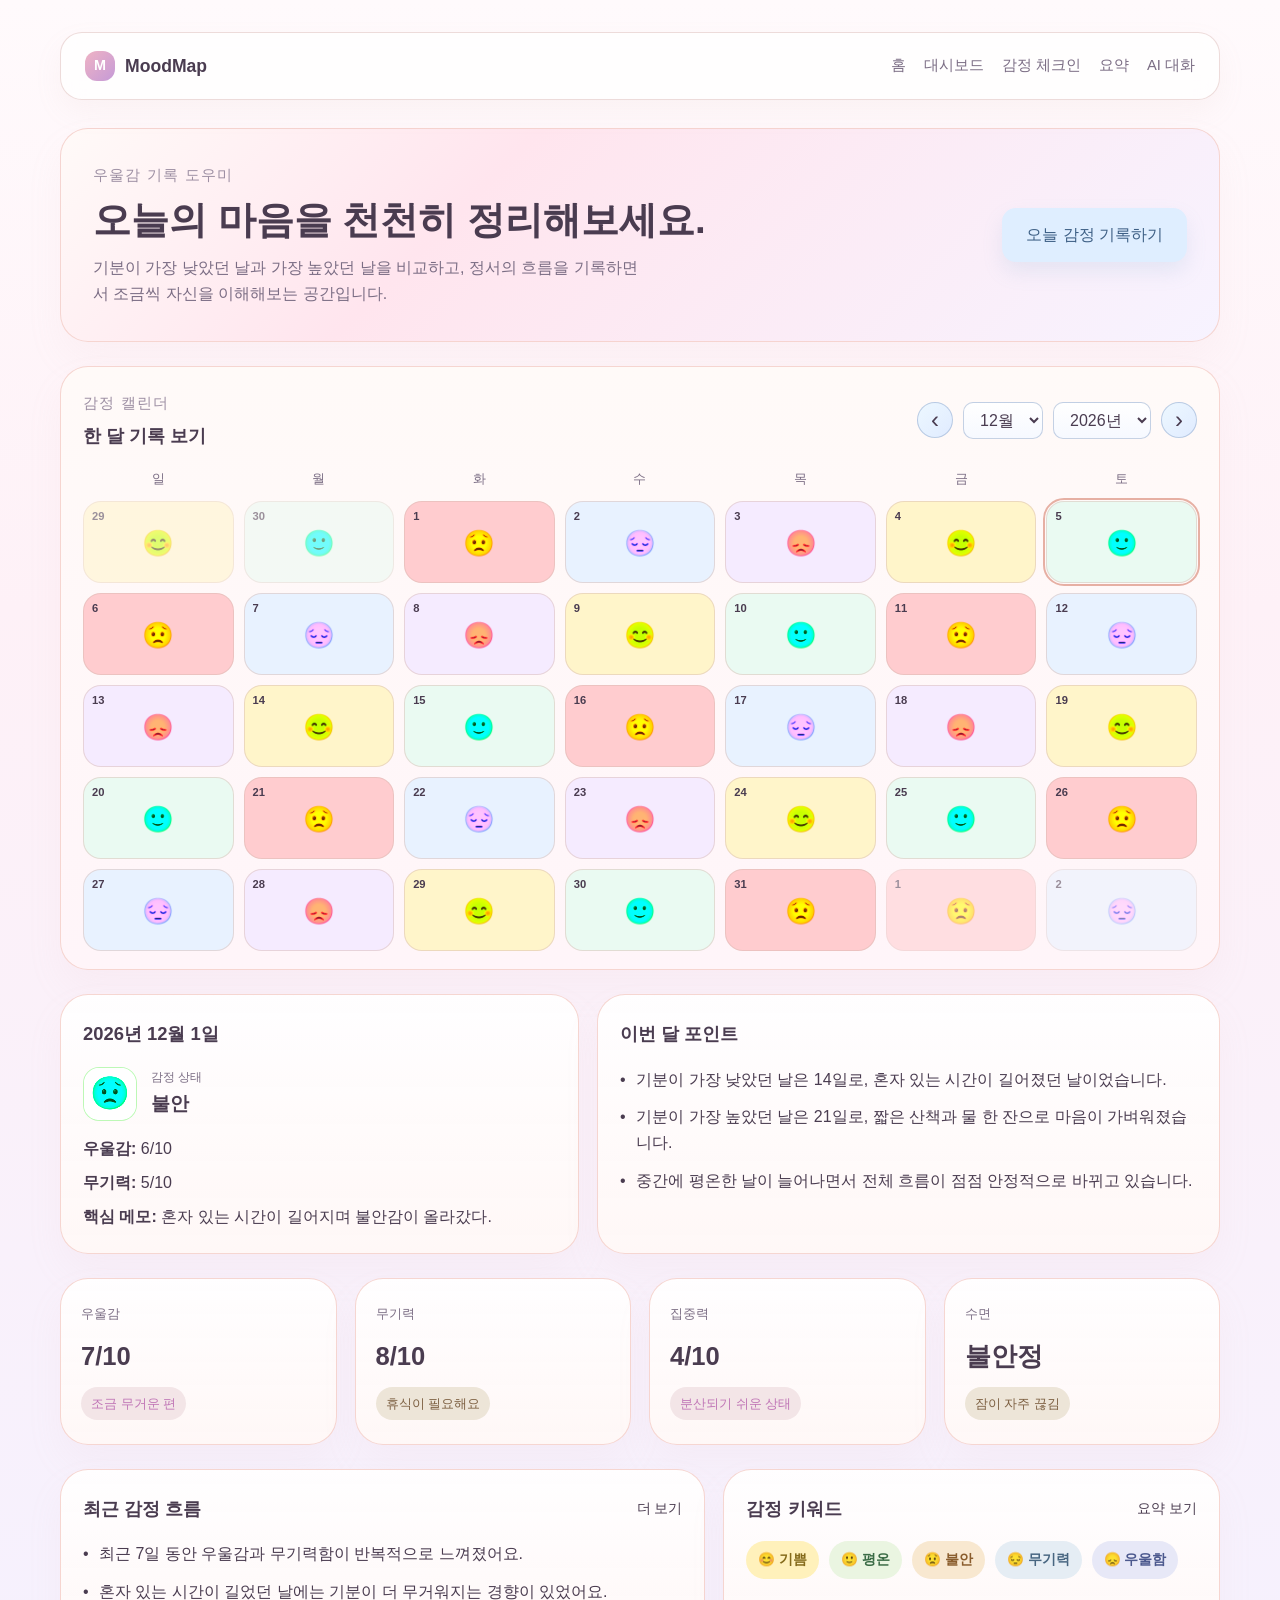
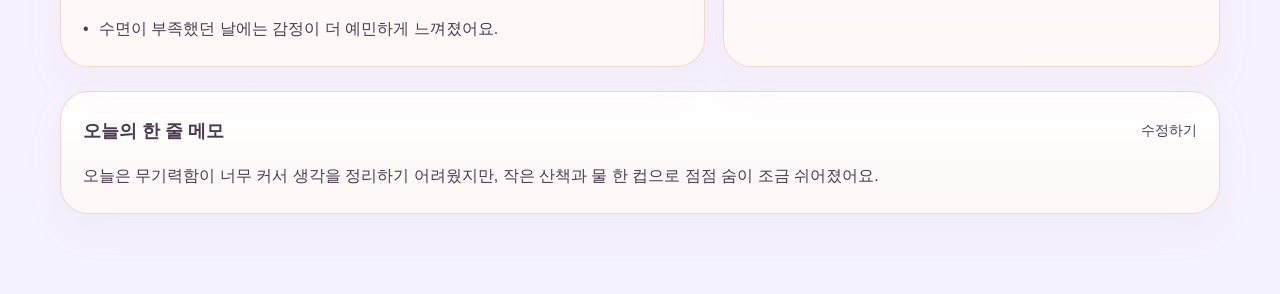
<file: index.html>
<!DOCTYPE html>
<html lang="ko">
  <head>
    <meta charset="UTF-8" />
    <meta name="viewport" content="width=device-width, initial-scale=1.0" />
    <title>MoodMap</title>
    <link rel="stylesheet" href="common.css" />
    <link rel="stylesheet" href="index.css" />
  </head>
  <body>
    <div class="page-shell">
      <header class="topbar">
        <div class="brand-wrap">
          <span class="brand-mark">M</span>
          <span class="brand-name">MoodMap</span>
        </div>
        <nav class="main-nav">
          <a href="index.html">홈</a>
          <a href="pages/dashboard/index.html">대시보드</a>
          <a href="pages/checkin/index.html">감정 체크인</a>
          <a href="pages/summary/index.html">요약</a>
          <a href="pages/ai-chat/index.html">AI 대화</a>
        </nav>
      </header>

      <main class="dashboard">
        <section class="hero card">
          <div>
            <p class="eyebrow">우울감 기록 도우미</p>
            <h1>오늘의 마음을 천천히 정리해보세요.</h1>
            <p class="hero-text">
              기분이 가장 낮았던 날과 가장 높았던 날을 비교하고,
              정서의 흐름을 기록하면서 조금씩 자신을 이해해보는 공간입니다.
            </p>
          </div>
          <a class="primary-btn" href="pages/checkin/index.html">오늘 감정 기록하기</a>
        </section>

        <section class="calendar-panel card">
          <div class="section-header calendar-header">
            <div>
              <p class="eyebrow small">감정 캘린더</p>
              <h3>한 달 기록 보기</h3>
            </div>
            <div class="cal-nav-wrap">
              <button class="calendar-arrow" id="prevMonth" aria-label="이전 달">‹</button>
              <select id="monthSelect" aria-label="월 선택"></select>
              <select id="yearSelect" aria-label="연도 선택"></select>
              <button class="calendar-arrow" id="nextMonth" aria-label="다음 달">›</button>
            </div>
          </div>

          <div class="days-row">
            <span>일</span>
            <span>월</span>
            <span>화</span>
            <span>수</span>
            <span>목</span>
            <span>금</span>
            <span>토</span>
          </div>

          <div id="calendarGrid" class="full-month-grid" aria-live="polite"></div>
        </section>

        <section class="detail-row">
          <article class="card selected-day-card">
            <div class="section-header small-gap">
              <h3 id="selectedDateLabel">선택된 날짜</h3>
            </div>
            <div class="selected-mood-wrap">
              <span id="selectedEmoji" class="selected-emoji">🙂</span>
              <div>
                <p class="selected-label">감정 상태</p>
                <h4 id="selectedMoodText">평온</h4>
              </div>
            </div>
            <ul class="selected-list">
              <li><strong>우울감:</strong> <span id="selectedMoodValue">3/10</span></li>
              <li><strong>무기력:</strong> <span id="selectedFatigueValue">4/10</span></li>
              <li><strong>핵심 메모:</strong> <span id="selectedNote">짧은 산책으로 기분이 안정되었다.</span></li>
            </ul>
          </article>

          <article class="card insight-card">
            <div class="section-header small-gap">
              <h3>이번 달 포인트</h3>
            </div>
            <ul class="mini-list">
              <li>기분이 가장 낮았던 날은 14일로, 혼자 있는 시간이 길어졌던 날이었습니다.</li>
              <li>기분이 가장 높았던 날은 21일로, 짧은 산책과 물 한 잔으로 마음이 가벼워졌습니다.</li>
              <li>중간에 평온한 날이 늘어나면서 전체 흐름이 점점 안정적으로 바뀌고 있습니다.</li>
            </ul>
          </article>
        </section>

        <section class="status-grid">
          <article class="status-card card">
            <p class="label">우울감</p>
            <h2>7/10</h2>
            <span class="tone tone-low">조금 무거운 편</span>
          </article>

          <article class="status-card card">
            <p class="label">무기력</p>
            <h2>8/10</h2>
            <span class="tone tone-mid">휴식이 필요해요</span>
          </article>

          <article class="status-card card">
            <p class="label">집중력</p>
            <h2>4/10</h2>
            <span class="tone tone-low">분산되기 쉬운 상태</span>
          </article>

          <article class="status-card card">
            <p class="label">수면</p>
            <h2>불안정</h2>
            <span class="tone tone-mid">잠이 자주 끊김</span>
          </article>
        </section>

        <section class="content-grid">
          <article class="card info-card">
            <div class="section-header">
              <h3>최근 감정 흐름</h3>
              <a href="pages/summary/index.html">더 보기</a>
            </div>
            <ul class="mini-list">
              <li>최근 7일 동안 우울감과 무기력함이 반복적으로 느껴졌어요.</li>
              <li>혼자 있는 시간이 길었던 날에는 기분이 더 무거워지는 경향이 있었어요.</li>
              <li>수면이 부족했던 날에는 감정이 더 예민하게 느껴졌어요.</li>
            </ul>
          </article>

          <article class="card info-card">
            <div class="section-header">
              <h3>감정 키워드</h3>
              <a href="pages/summary/index.html">요약 보기</a>
            </div>
            <div class="keyword-list">
              <span class="keyword happy">😊 기쁨</span>
              <span class="keyword calm">🙂 평온</span>
              <span class="keyword anxious">😟 불안</span>
              <span class="keyword tired">😔 무기력</span>
              <span class="keyword sad">😞 우울함</span>
            </div>
          </article>
        </section>

        <section class="card notes-card">
          <div class="section-header">
            <h3>오늘의 한 줄 메모</h3>
            <a href="pages/checkin/index.html">수정하기</a>
          </div>
          <p>
            오늘은 무기력함이 너무 커서 생각을 정리하기 어려웠지만,
            작은 산책과 물 한 컵으로 점점 숨이 조금 쉬어졌어요.
          </p>
        </section>
      </main>
    </div>

    <script>
      const monthSelect = document.getElementById('monthSelect');
      const yearSelect = document.getElementById('yearSelect');
      const calendarGrid = document.getElementById('calendarGrid');
      const selectedDateLabel = document.getElementById('selectedDateLabel');
      const selectedEmoji = document.getElementById('selectedEmoji');
      const selectedMoodText = document.getElementById('selectedMoodText');
      const selectedMoodValue = document.getElementById('selectedMoodValue');
      const selectedFatigueValue = document.getElementById('selectedFatigueValue');
      const selectedNote = document.getElementById('selectedNote');

      const monthNames = ['1월', '2월', '3월', '4월', '5월', '6월', '7월', '8월', '9월', '10월', '11월', '12월'];
      const emojiMap = {
        happy: { emoji: '😊', label: '기쁨', mood: '5/10', fatigue: '2/10', note: '따뜻한 대화로 마음이 가벼워졌다.' },
        calm: { emoji: '🙂', label: '평온', mood: '3/10', fatigue: '3/10', note: '짧은 산책으로 기분이 안정되었다.' },
        anxious: { emoji: '😟', label: '불안', mood: '6/10', fatigue: '5/10', note: '혼자 있는 시간이 길어지며 불안감이 올라갔다.' },
        tired: { emoji: '😔', label: '무기력', mood: '7/10', fatigue: '8/10', note: '에너지가 낮아져 잠시 멈춰야 했다.' },
        sad: { emoji: '😞', label: '우울함', mood: '8/10', fatigue: '9/10', note: '하루가 무겁게 느껴졌고 집중이 어려웠다.' }
      };

      const moodSequence = ['happy', 'calm', 'anxious', 'tired', 'sad'];
      const today = new Date();
      const minYear = 2021;
      const maxYear = today.getFullYear();
      const maxMonth = today.getMonth();
      let currentYear = today.getFullYear();
      let currentMonth = today.getMonth();

      for (let i = 0; i < 12; i++) {
        const option = document.createElement('option');
        option.value = String(i);
        option.textContent = monthNames[i];
        if (currentYear === maxYear && i > maxMonth) {
          option.disabled = true;
        }
        monthSelect.appendChild(option);
      }

      for (let y = minYear; y <= maxYear; y++) {
        const option = document.createElement('option');
        option.value = String(y);
        option.textContent = `${y}년`;
        yearSelect.appendChild(option);
      }

      function getMoodForDate(date) {
        const day = date.getDate();
        const moodIndex = (day + currentMonth) % moodSequence.length;
        return moodSequence[moodIndex];
      }

      function renderCalendar() {
        if (currentYear > maxYear) currentYear = maxYear;
        if (currentYear === maxYear && currentMonth > maxMonth) currentMonth = maxMonth;
        if (currentYear < minYear) currentYear = minYear;
        if (currentYear === minYear && currentMonth < 0) currentMonth = 0;

        monthSelect.value = String(currentMonth);
        yearSelect.value = String(currentYear);

        const firstDayOfMonth = new Date(currentYear, currentMonth, 1);
        const lastDayOfMonth = new Date(currentYear, currentMonth + 1, 0);
        const startDate = new Date(firstDayOfMonth);
        startDate.setDate(startDate.getDate() - firstDayOfMonth.getDay());

        calendarGrid.innerHTML = '';

        for (let i = 0; i < 35; i++) {
          const cellDate = new Date(startDate);
          cellDate.setDate(startDate.getDate() + i);
          const moodKey = getMoodForDate(cellDate);
          const mood = emojiMap[moodKey];
          const button = document.createElement('button');
          button.type = 'button';
          button.className = `day-cell mood-${moodKey}`;
          button.dataset.date = cellDate.toISOString().slice(0, 10);
          const emojiFilter = moodKey === 'happy'
            ? 'hue-rotate(18deg) saturate(2.1) brightness(1.12)'
            : moodKey === 'calm'
              ? 'hue-rotate(110deg) saturate(2.0) brightness(1.12)'
              : moodKey === 'anxious'
                ? 'hue-rotate(-5deg) saturate(2.0) brightness(1.15)'
                : moodKey === 'tired'
                  ? 'hue-rotate(200deg) saturate(2.2) brightness(1.12)'
                  : 'hue-rotate(305deg) saturate(2.1) brightness(1.12)';
          button.innerHTML = `
            <span class="day-number">${cellDate.getDate()}</span>
            <span class="day-emoji" style="filter:${emojiFilter};">${mood.emoji}</span>
          `;

          if (cellDate.getMonth() !== currentMonth) {
            button.classList.add('muted');
          }

          if (
            cellDate.getDate() === new Date().getDate() &&
            cellDate.getMonth() === new Date().getMonth() &&
            cellDate.getFullYear() === new Date().getFullYear()
          ) {
            button.classList.add('today');
          }

          button.addEventListener('click', () => {
            const dateKey = button.dataset.date;
            const selected = new Date(dateKey + 'T00:00:00');
            const selectedMood = emojiMap[getMoodForDate(selected)];
            selectedDateLabel.textContent = `${selected.getFullYear()}년 ${selected.getMonth() + 1}월 ${selected.getDate()}일`;
            selectedEmoji.textContent = selectedMood.emoji;
            selectedEmoji.style.filter = moodKey === 'happy'
              ? 'hue-rotate(18deg) saturate(2.1) brightness(1.12)'
              : moodKey === 'calm'
                ? 'hue-rotate(110deg) saturate(2.0) brightness(1.12)'
                : moodKey === 'anxious'
                  ? 'hue-rotate(-5deg) saturate(2.0) brightness(1.15)'
                  : moodKey === 'tired'
                    ? 'hue-rotate(200deg) saturate(2.2) brightness(1.12)'
                    : 'hue-rotate(305deg) saturate(2.1) brightness(1.12)';
            selectedMoodText.textContent = selectedMood.label;
            selectedMoodValue.textContent = selectedMood.mood;
            selectedFatigueValue.textContent = selectedMood.fatigue;
            selectedNote.textContent = selectedMood.note;

            document.querySelectorAll('.day-cell').forEach((cell) => cell.classList.remove('selected'));
            button.classList.add('selected');
          });

          calendarGrid.appendChild(button);
        }
      }

      monthSelect.addEventListener('change', (event) => {
        const selectedMonth = Number(event.target.value);
        if (currentYear === maxYear && selectedMonth > maxMonth) {
          currentMonth = maxMonth;
        } else {
          currentMonth = selectedMonth;
        }
        renderCalendar();
      });

      yearSelect.addEventListener('change', (event) => {
        currentYear = Number(event.target.value);
        if (currentYear === maxYear) {
          currentMonth = Math.min(currentMonth, maxMonth);
        }
        renderCalendar();
      });

      document.getElementById('prevMonth').addEventListener('click', () => {
        if (currentYear === minYear && currentMonth === 0) return;
        currentMonth -= 1;
        if (currentMonth < 0) {
          currentMonth = 11;
          currentYear -= 1;
        }
        renderCalendar();
      });

      document.getElementById('nextMonth').addEventListener('click', () => {
        if (currentYear === maxYear && currentMonth >= maxMonth) return;
        currentMonth += 1;
        if (currentMonth > 11) {
          currentMonth = 0;
          currentYear += 1;
        }
        renderCalendar();
      });

      renderCalendar();
      const initialDate = new Date(currentYear, currentMonth, 1);
      const initialMood = emojiMap[getMoodForDate(initialDate)];
      selectedDateLabel.textContent = `${initialDate.getFullYear()}년 ${initialDate.getMonth() + 1}월 ${initialDate.getDate()}일`;
      selectedEmoji.textContent = initialMood.emoji;
      selectedEmoji.style.filter = 'hue-rotate(110deg) saturate(2.0) brightness(1.12)';
      selectedMoodText.textContent = initialMood.label;
      selectedMoodValue.textContent = initialMood.mood;
      selectedFatigueValue.textContent = initialMood.fatigue;
      selectedNote.textContent = initialMood.note;
    </script>
  </body>
</html>
</file>
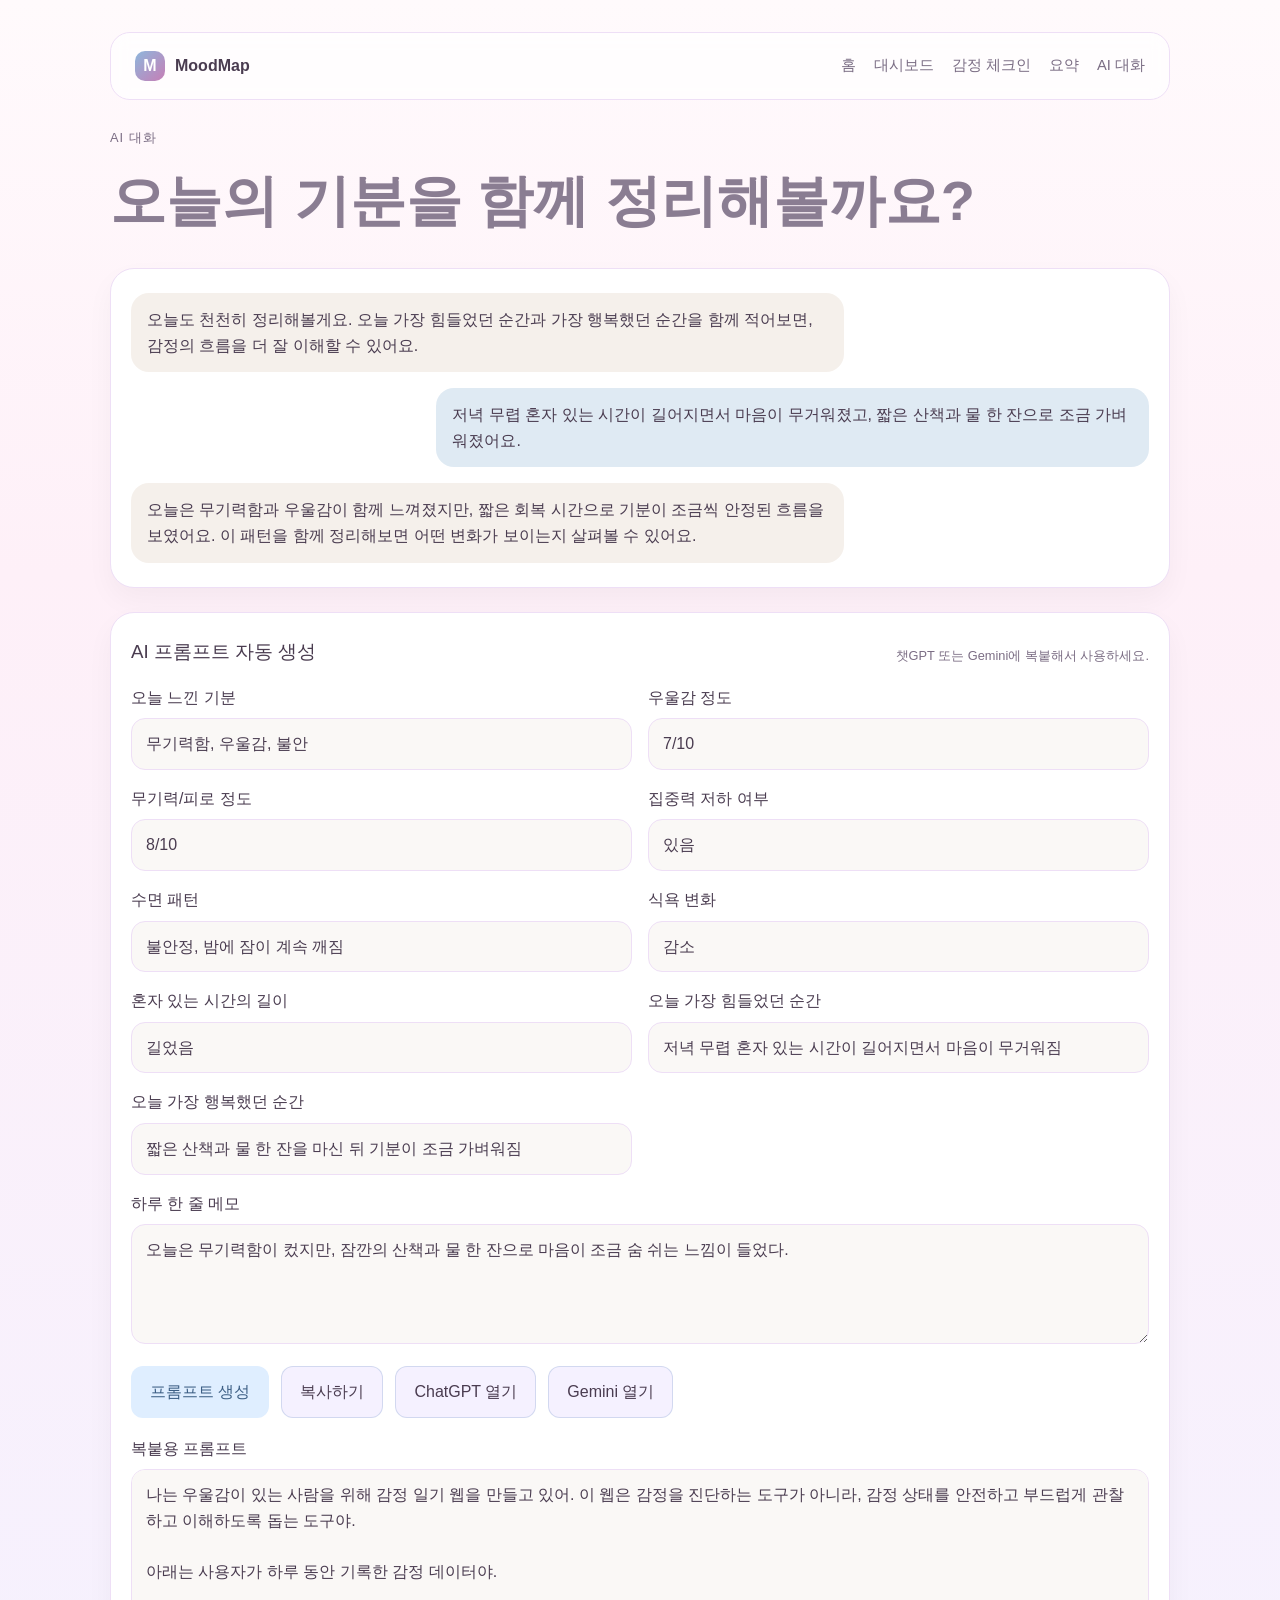
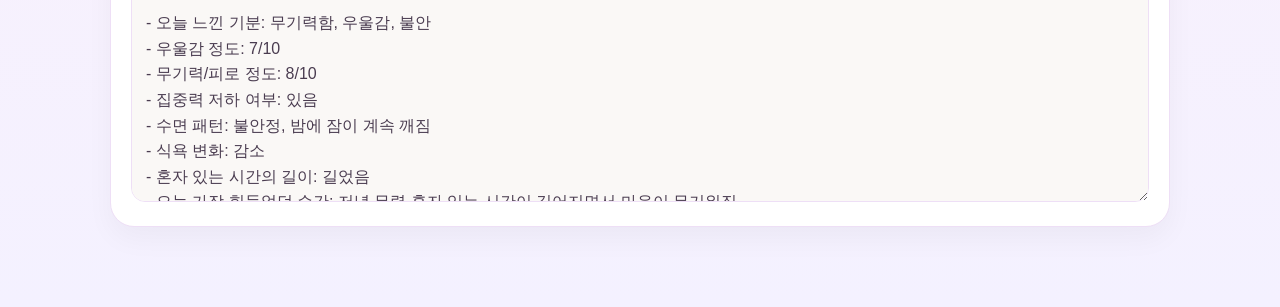
<file: pages/ai-chat/index.html>
<!DOCTYPE html>
<html lang="ko">
  <head>
    <meta charset="UTF-8" />
    <meta name="viewport" content="width=device-width, initial-scale=1.0" />
    <title>MoodMap | AI 대화</title>
    <link rel="stylesheet" href="../../common.css" />
    <link rel="stylesheet" href="style.css" />
  </head>
  <body>
    <div class="page-shell">
      <header class="topbar">
        <div class="brand-wrap">
          <span class="brand-mark">M</span>
          <span class="brand-name">MoodMap</span>
        </div>
        <nav class="main-nav">
          <a href="../../index.html">홈</a>
          <a href="../dashboard/index.html">대시보드</a>
          <a href="../checkin/index.html">감정 체크인</a>
          <a href="../summary/index.html">요약</a>
          <a href="../ai-chat/index.html">AI 대화</a>
        </nav>
      </header>

      <main class="page-content">
        <section class="section-title">
          <p class="eyebrow">AI 대화</p>
          <h1>오늘의 기분을 함께 정리해볼까요?</h1>
        </section>

        <section class="chat-shell card">
          <div class="chat-message ai">
            오늘도 천천히 정리해볼게요. 오늘 가장 힘들었던 순간과 가장 행복했던 순간을 함께 적어보면, 감정의 흐름을 더 잘 이해할 수 있어요.
          </div>
          <div class="chat-message user">
            저녁 무렵 혼자 있는 시간이 길어지면서 마음이 무거워졌고, 짧은 산책과 물 한 잔으로 조금 가벼워졌어요.
          </div>
          <div class="chat-message ai">
            오늘은 무기력함과 우울감이 함께 느껴졌지만, 짧은 회복 시간으로 기분이 조금씩 안정된 흐름을 보였어요. 이 패턴을 함께 정리해보면 어떤 변화가 보이는지 살펴볼 수 있어요.
          </div>
        </section>

        <section class="prompt-box card">
          <div class="prompt-header">
            <h3>AI 프롬프트 자동 생성</h3>
            <span class="small-note">챗GPT 또는 Gemini에 복붙해서 사용하세요.</span>
          </div>

          <div class="form-grid">
            <label>
              오늘 느낀 기분
              <input type="text" id="todayMood" value="무기력함, 우울감, 불안" />
            </label>

            <label>
              우울감 정도
              <input type="text" id="moodLevel" value="7/10" />
            </label>

            <label>
              무기력/피로 정도
              <input type="text" id="fatigueLevel" value="8/10" />
            </label>

            <label>
              집중력 저하 여부
              <input type="text" id="focusLevel" value="있음" />
            </label>

            <label>
              수면 패턴
              <input type="text" id="sleepPattern" value="불안정, 밤에 잠이 계속 깨짐" />
            </label>

            <label>
              식욕 변화
              <input type="text" id="appetite" value="감소" />
            </label>

            <label>
              혼자 있는 시간의 길이
              <input type="text" id="aloneTime" value="길었음" />
            </label>

            <label>
              오늘 가장 힘들었던 순간
              <input type="text" id="hardestMoment" value="저녁 무렵 혼자 있는 시간이 길어지면서 마음이 무거워짐" />
            </label>

            <label>
              오늘 가장 행복했던 순간
              <input type="text" id="happiestMoment" value="짧은 산책과 물 한 잔을 마신 뒤 기분이 조금 가벼워짐" />
            </label>

            <label class="full-width">
              하루 한 줄 메모
              <textarea id="memo" rows="3">오늘은 무기력함이 컸지만, 잠깐의 산책과 물 한 잔으로 마음이 조금 숨 쉬는 느낌이 들었다.</textarea>
            </label>
          </div>

          <div class="button-row">
            <button type="button" class="primary-btn" id="generatePrompt">프롬프트 생성</button>
            <button type="button" class="secondary-btn" id="copyPrompt">복사하기</button>
            <button type="button" class="secondary-btn" id="openChatgpt">ChatGPT 열기</button>
            <button type="button" class="secondary-btn" id="openGemini">Gemini 열기</button>
          </div>

          <label class="full-width">
            복붙용 프롬프트
            <textarea id="promptOutput" rows="12" readonly></textarea>
          </label>
        </section>
      </main>
    </div>

    <script>
      const promptOutput = document.getElementById('promptOutput');

      function buildPrompt() {
        const todayMood = document.getElementById('todayMood').value || '정보 없음';
        const moodLevel = document.getElementById('moodLevel').value || '정보 없음';
        const fatigueLevel = document.getElementById('fatigueLevel').value || '정보 없음';
        const focusLevel = document.getElementById('focusLevel').value || '정보 없음';
        const sleepPattern = document.getElementById('sleepPattern').value || '정보 없음';
        const appetite = document.getElementById('appetite').value || '정보 없음';
        const aloneTime = document.getElementById('aloneTime').value || '정보 없음';
        const hardestMoment = document.getElementById('hardestMoment').value || '정보 없음';
        const happiestMoment = document.getElementById('happiestMoment').value || '정보 없음';
        const memo = document.getElementById('memo').value || '정보 없음';

        return `나는 우울감이 있는 사람을 위해 감정 일기 웹을 만들고 있어. 이 웹은 감정을 진단하는 도구가 아니라, 감정 상태를 안전하고 부드럽게 관찰하고 이해하도록 돕는 도구야.

아래는 사용자가 하루 동안 기록한 감정 데이터야.

- 오늘 느낀 기분: ${todayMood}
- 우울감 정도: ${moodLevel}
- 무기력/피로 정도: ${fatigueLevel}
- 집중력 저하 여부: ${focusLevel}
- 수면 패턴: ${sleepPattern}
- 식욕 변화: ${appetite}
- 혼자 있는 시간의 길이: ${aloneTime}
- 오늘 가장 힘들었던 순간: ${hardestMoment}
- 오늘 가장 행복했던 순간: ${happiestMoment}
- 하루 한 줄 메모: ${memo}

다음 조건에 맞게 답변해줘.
1. 이 기록을 바탕으로 하루 감정 상태를 자연스럽고 부드러운 말로 정리해줘.
2. 감정이 낮아진 원인으로 추정되는 요소를 3개 이내로 정리해줘.
3. 이 사람의 감정 변화 패턴을 보기 쉽게 설명해줘.
4. 가장 행복했던 순간과 가장 힘들었던 순간을 비교해서, 감정이 어떻게 움직였는지 설명해줘.
5. 최근 7일 감정 흐름이 있다면, 반복되는 패턴을 예측해서 설명해줘.
6. 이 사람에게 맞는 부드러운 위로와 회복 힌트를 3문장으로 제공해줘.
7. 이 사람은 우울감이 있는 사람으로 보이지만, 감정 분석을 하는 도구이므로 의학적 진단을 내리거나 질병 판정을 하지는 말고, 자기 이해와 감정 관찰 중심으로 설명해줘.
8. 만약 감정이 크게 낮거나 극단적인 불안감이 느껴지면, 안전하게 전문가 상담이나 도움을 받는 방향을 자연스럽게 안내해줘.
9. 답변은 웹 화면에서 바로 보여줄 수 있도록 짧고 읽기 쉬운 문장으로 정리해줘.`;
      }

      document.querySelectorAll('.primary-btn, .secondary-btn').forEach((button) => {
        button.addEventListener('click', () => {
          button.classList.add('active');
          setTimeout(() => button.classList.remove('active'), 180);
        });
      });

      document.getElementById('generatePrompt').addEventListener('click', () => {
        promptOutput.value = buildPrompt();
      });

      document.getElementById('copyPrompt').addEventListener('click', async () => {
        const text = promptOutput.value || buildPrompt();
        try {
          await navigator.clipboard.writeText(text);
          alert('프롬프트가 복사되었습니다. AI 사이트에 붙여넣기만 하면 됩니다.');
        } catch (error) {
          promptOutput.select();
          document.execCommand('copy');
          alert('프롬프트가 복사되었습니다. AI 사이트에 붙여넣기만 하면 됩니다.');
        }
      });

      document.getElementById('openChatgpt').addEventListener('click', async () => {
        const text = promptOutput.value || buildPrompt();
        try {
          await navigator.clipboard.writeText(text);
        } catch (error) {
          // 무시
        }
        window.open('https://chat.openai.com/', '_blank');
      });

      document.getElementById('openGemini').addEventListener('click', async () => {
        const text = promptOutput.value || buildPrompt();
        try {
          await navigator.clipboard.writeText(text);
        } catch (error) {
          // 무시
        }
        window.open('https://gemini.google.com/app', '_blank');
      });

      promptOutput.value = buildPrompt();
    </script>
  </body>
</html>
</file>
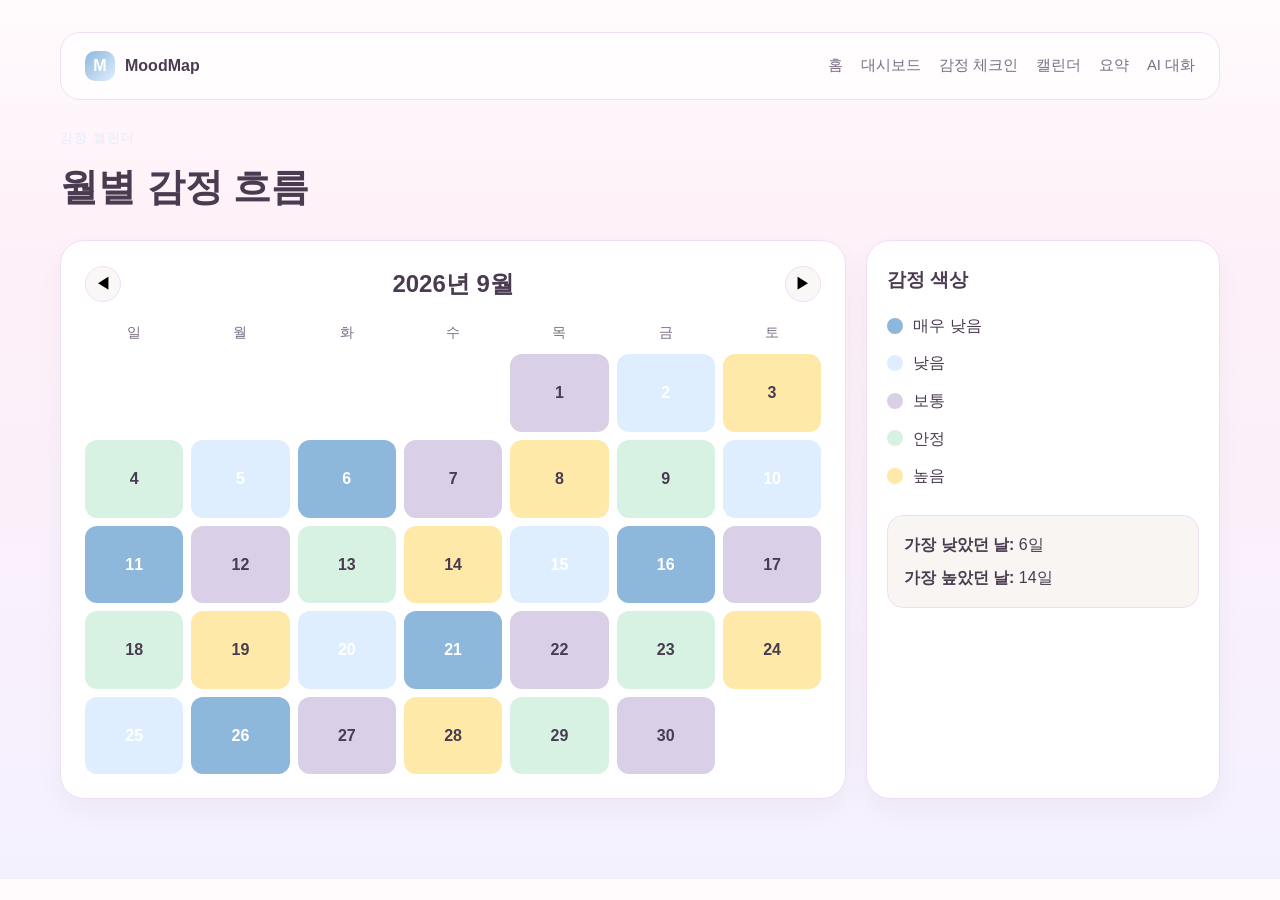
<file: pages/calendar/index.html>
<!DOCTYPE html>
<html lang="ko">
  <head>
    <meta charset="UTF-8" />
    <meta name="viewport" content="width=device-width, initial-scale=1.0" />
    <title>MoodMap | 캘린더</title>
    <link rel="stylesheet" href="../../common.css" />
    <link rel="stylesheet" href="style.css" />
  </head>
  <body>
    <div class="page-shell">
      <header class="topbar">
        <div class="brand-wrap">
          <span class="brand-mark">M</span>
          <span class="brand-name">MoodMap</span>
        </div>
        <nav class="main-nav">
          <a href="../../index.html">홈</a>
          <a href="../dashboard/index.html">대시보드</a>
          <a href="../checkin/index.html">감정 체크인</a>
          <a href="../calendar/index.html">캘린더</a>
          <a href="../summary/index.html">요약</a>
          <a href="../ai-chat/index.html">AI 대화</a>
        </nav>
      </header>

      <main class="page-content">
        <section class="section-title">
          <p class="eyebrow">감정 캘린더</p>
          <h1>월별 감정 흐름</h1>
        </section>

        <section class="calendar-layout">
          <div class="calendar card">
            <div class="month-row">
              <button>◀</button>
              <h2>2026년 9월</h2>
              <button>▶</button>
            </div>

            <div class="days-row">
              <span>일</span>
              <span>월</span>
              <span>화</span>
              <span>수</span>
              <span>목</span>
              <span>금</span>
              <span>토</span>
            </div>

            <div class="calendar-grid">
              <div class="empty"></div>
              <div class="empty"></div>
              <div class="empty"></div>
              <div class="empty"></div>
              <div class="cell mood-mid">1</div>
              <div class="cell mood-low">2</div>
              <div class="cell mood-high">3</div>
              <div class="cell mood-stable">4</div>
              <div class="cell mood-low">5</div>
              <div class="cell mood-very-low">6</div>
              <div class="cell mood-mid">7</div>
              <div class="cell mood-high">8</div>
              <div class="cell mood-stable">9</div>
              <div class="cell mood-low">10</div>
              <div class="cell mood-very-low">11</div>
              <div class="cell mood-mid">12</div>
              <div class="cell mood-stable">13</div>
              <div class="cell mood-high">14</div>
              <div class="cell mood-low">15</div>
              <div class="cell mood-very-low">16</div>
              <div class="cell mood-mid">17</div>
              <div class="cell mood-stable">18</div>
              <div class="cell mood-high">19</div>
              <div class="cell mood-low">20</div>
              <div class="cell mood-very-low">21</div>
              <div class="cell mood-mid">22</div>
              <div class="cell mood-stable">23</div>
              <div class="cell mood-high">24</div>
              <div class="cell mood-low">25</div>
              <div class="cell mood-very-low">26</div>
              <div class="cell mood-mid">27</div>
              <div class="cell mood-high">28</div>
              <div class="cell mood-stable">29</div>
              <div class="cell mood-mid">30</div>
            </div>
          </div>

          <aside class="card legend-card">
            <h3>감정 색상</h3>
            <ul>
              <li><span class="legend mood-very-low"></span> 매우 낮음</li>
              <li><span class="legend mood-low"></span> 낮음</li>
              <li><span class="legend mood-mid"></span> 보통</li>
              <li><span class="legend mood-stable"></span> 안정</li>
              <li><span class="legend mood-high"></span> 높음</li>
            </ul>

            <div class="note-box">
              <p><strong>가장 낮았던 날:</strong> 6일</p>
              <p><strong>가장 높았던 날:</strong> 14일</p>
            </div>
          </aside>
        </section>
      </main>
    </div>
  </body>
</html>
</file>
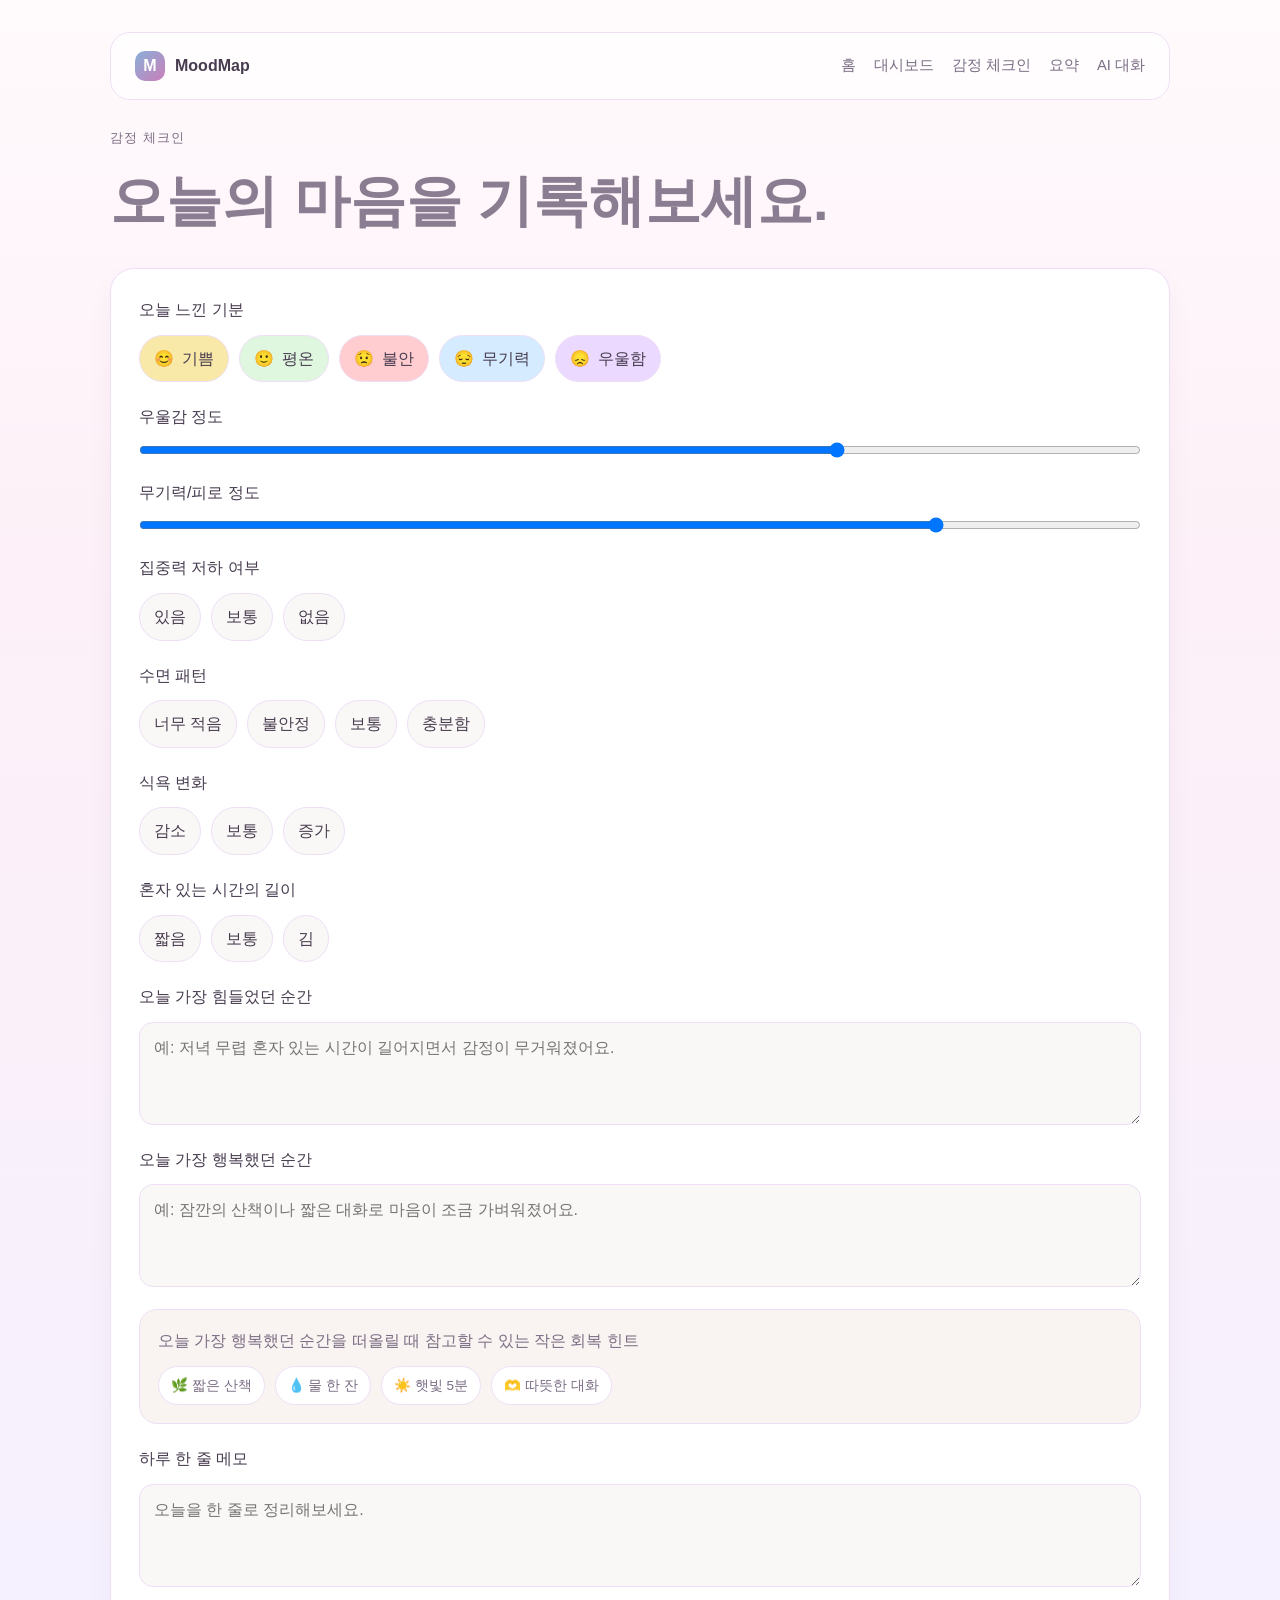
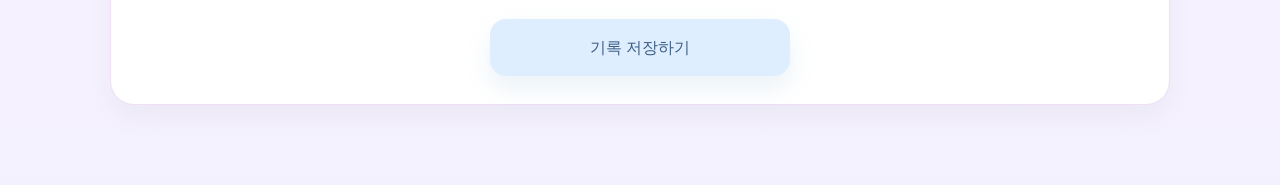
<file: pages/checkin/index.html>
<!DOCTYPE html>
<html lang="ko">
  <head>
    <meta charset="UTF-8" />
    <meta name="viewport" content="width=device-width, initial-scale=1.0" />
    <title>MoodMap | 감정 체크인</title>
    <link rel="stylesheet" href="../../common.css" />
    <link rel="stylesheet" href="style.css" />
  </head>
  <body>
    <div class="page-shell">
      <header class="topbar">
        <div class="brand-wrap">
          <span class="brand-mark">M</span>
          <span class="brand-name">MoodMap</span>
        </div>
        <nav class="main-nav">
          <a href="../../index.html">홈</a>
          <a href="../dashboard/index.html">대시보드</a>
          <a href="../checkin/index.html">감정 체크인</a>
          <a href="../summary/index.html">요약</a>
          <a href="../ai-chat/index.html">AI 대화</a>
        </nav>
      </header>

      <main class="page-content">
        <section class="section-title">
          <p class="eyebrow">감정 체크인</p>
          <h1>오늘의 마음을 기록해보세요.</h1>
        </section>

        <form class="checkin-form card">
          <div class="field-group">
            <label>오늘 느낀 기분</label>
            <div class="option-grid">
              <button type="button" class="mood-btn happy"><span>😊</span> 기쁨</button>
              <button type="button" class="mood-btn calm"><span>🙂</span> 평온</button>
              <button type="button" class="mood-btn anxious"><span>😟</span> 불안</button>
              <button type="button" class="mood-btn tired"><span>😔</span> 무기력</button>
              <button type="button" class="mood-btn sad"><span>😞</span> 우울함</button>
            </div>
          </div>

          <div class="field-group">
            <label for="mood-level">우울감 정도</label>
            <input id="mood-level" type="range" min="0" max="10" value="7" />
          </div>

          <div class="field-group">
            <label for="fatigue-level">무기력/피로 정도</label>
            <input id="fatigue-level" type="range" min="0" max="10" value="8" />
          </div>

          <div class="field-group">
            <label>집중력 저하 여부</label>
            <div class="option-grid two-col">
              <button type="button">있음</button>
              <button type="button">보통</button>
              <button type="button">없음</button>
            </div>
          </div>

          <div class="field-group">
            <label>수면 패턴</label>
            <div class="option-grid">
              <button type="button">너무 적음</button>
              <button type="button">불안정</button>
              <button type="button">보통</button>
              <button type="button">충분함</button>
            </div>
          </div>

          <div class="field-group">
            <label>식욕 변화</label>
            <div class="option-grid">
              <button type="button">감소</button>
              <button type="button">보통</button>
              <button type="button">증가</button>
            </div>
          </div>

          <div class="field-group">
            <label>혼자 있는 시간의 길이</label>
            <div class="option-grid">
              <button type="button">짧음</button>
              <button type="button">보통</button>
              <button type="button">김</button>
            </div>
          </div>

          <div class="field-group">
            <label for="hardest-moment">오늘 가장 힘들었던 순간</label>
            <textarea id="hardest-moment" rows="3" placeholder="예: 저녁 무렵 혼자 있는 시간이 길어지면서 감정이 무거워졌어요."></textarea>
          </div>

          <div class="field-group">
            <label for="happiest-moment">오늘 가장 행복했던 순간</label>
            <textarea id="happiest-moment" rows="3" placeholder="예: 잠깐의 산책이나 짧은 대화로 마음이 조금 가벼워졌어요."></textarea>
          </div>

          <div class="field-group recovery-box">
            <label>오늘 가장 행복했던 순간을 떠올릴 때 참고할 수 있는 작은 회복 힌트</label>
            <div class="recovery-tips">
              <span>🌿 짧은 산책</span>
              <span>💧 물 한 잔</span>
              <span>☀️ 햇빛 5분</span>
              <span>🫶 따뜻한 대화</span>
            </div>
          </div>

          <div class="field-group">
            <label for="memo">하루 한 줄 메모</label>
            <textarea id="memo" rows="3" placeholder="오늘을 한 줄로 정리해보세요."></textarea>
          </div>

          <button type="submit" class="primary-btn">기록 저장하기</button>
        </form>
      </main>
    </div>

    <script>
      document.querySelectorAll('.mood-btn, .option-grid button:not(.primary-btn)').forEach((button) => {
        button.addEventListener('click', () => {
          const group = button.parentElement;
          group.querySelectorAll('button').forEach((item) => item.classList.remove('active'));
          button.classList.add('active');
        });
      });

      function showToast(message) {
        const toast = document.createElement('div');
        toast.className = 'toast';
        toast.textContent = message;
        document.body.appendChild(toast);
        setTimeout(() => toast.remove(), 3000);
      }

      const saveButton = document.querySelector('.primary-btn');
      saveButton.addEventListener('click', (event) => {
        event.preventDefault();
        saveButton.classList.add('active');
        showToast('✨ 기록이 저장되었습니다!');
        setTimeout(() => saveButton.classList.remove('active'), 180);
      });
    </script>
  </body>
</html>
</file>
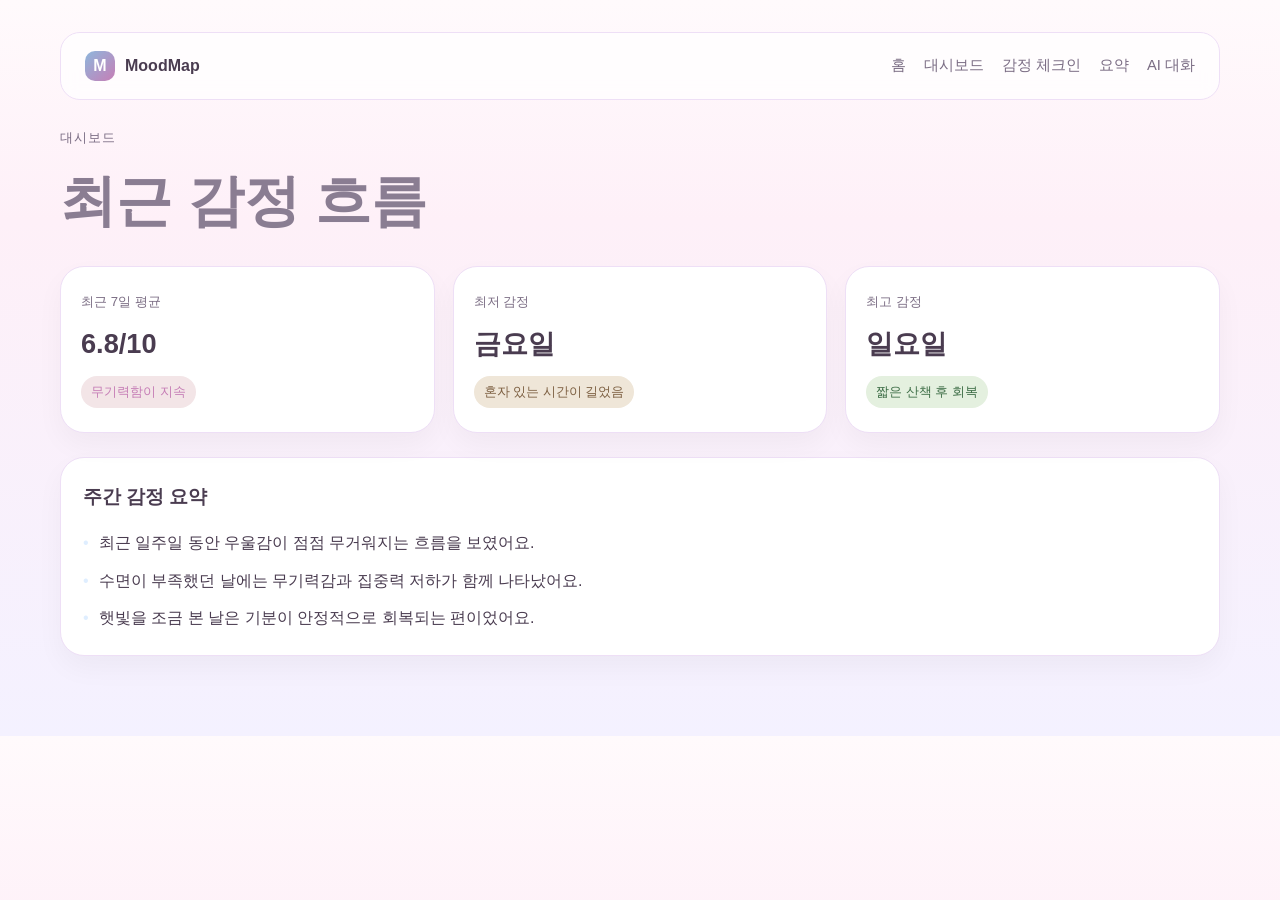
<file: pages/dashboard/index.html>
<!DOCTYPE html>
<html lang="ko">
  <head>
    <meta charset="UTF-8" />
    <meta name="viewport" content="width=device-width, initial-scale=1.0" />
    <title>MoodMap | 대시보드</title>
    <link rel="stylesheet" href="../../common.css" />
    <link rel="stylesheet" href="style.css" />
  </head>
  <body>
    <div class="page-shell">
      <header class="topbar">
        <div class="brand-wrap">
          <span class="brand-mark">M</span>
          <span class="brand-name">MoodMap</span>
        </div>
        <nav class="main-nav">
          <a href="../../index.html">홈</a>
          <a href="../dashboard/index.html">대시보드</a>
          <a href="../checkin/index.html">감정 체크인</a>
          <a href="../summary/index.html">요약</a>
          <a href="../ai-chat/index.html">AI 대화</a>
        </nav>
      </header>

      <main class="page-content">
        <section class="section-title">
          <p class="eyebrow">대시보드</p>
          <h1>최근 감정 흐름</h1>
        </section>

        <section class="summary-grid">
          <article class="card stat-card">
            <p class="label">최근 7일 평균</p>
            <h2>6.8/10</h2>
            <span class="tone tone-low">무기력함이 지속</span>
          </article>
          <article class="card stat-card">
            <p class="label">최저 감정</p>
            <h2>금요일</h2>
            <span class="tone tone-mid">혼자 있는 시간이 길었음</span>
          </article>
          <article class="card stat-card">
            <p class="label">최고 감정</p>
            <h2>일요일</h2>
            <span class="tone tone-stable">짧은 산책 후 회복</span>
          </article>
        </section>

        <section class="card card-block">
          <div class="section-header">
            <h3>주간 감정 요약</h3>
          </div>
          <ul class="note-list">
            <li>최근 일주일 동안 우울감이 점점 무거워지는 흐름을 보였어요.</li>
            <li>수면이 부족했던 날에는 무기력감과 집중력 저하가 함께 나타났어요.</li>
            <li>햇빛을 조금 본 날은 기분이 안정적으로 회복되는 편이었어요.</li>
          </ul>
        </section>
      </main>
    </div>
  </body>
</html>
</file>
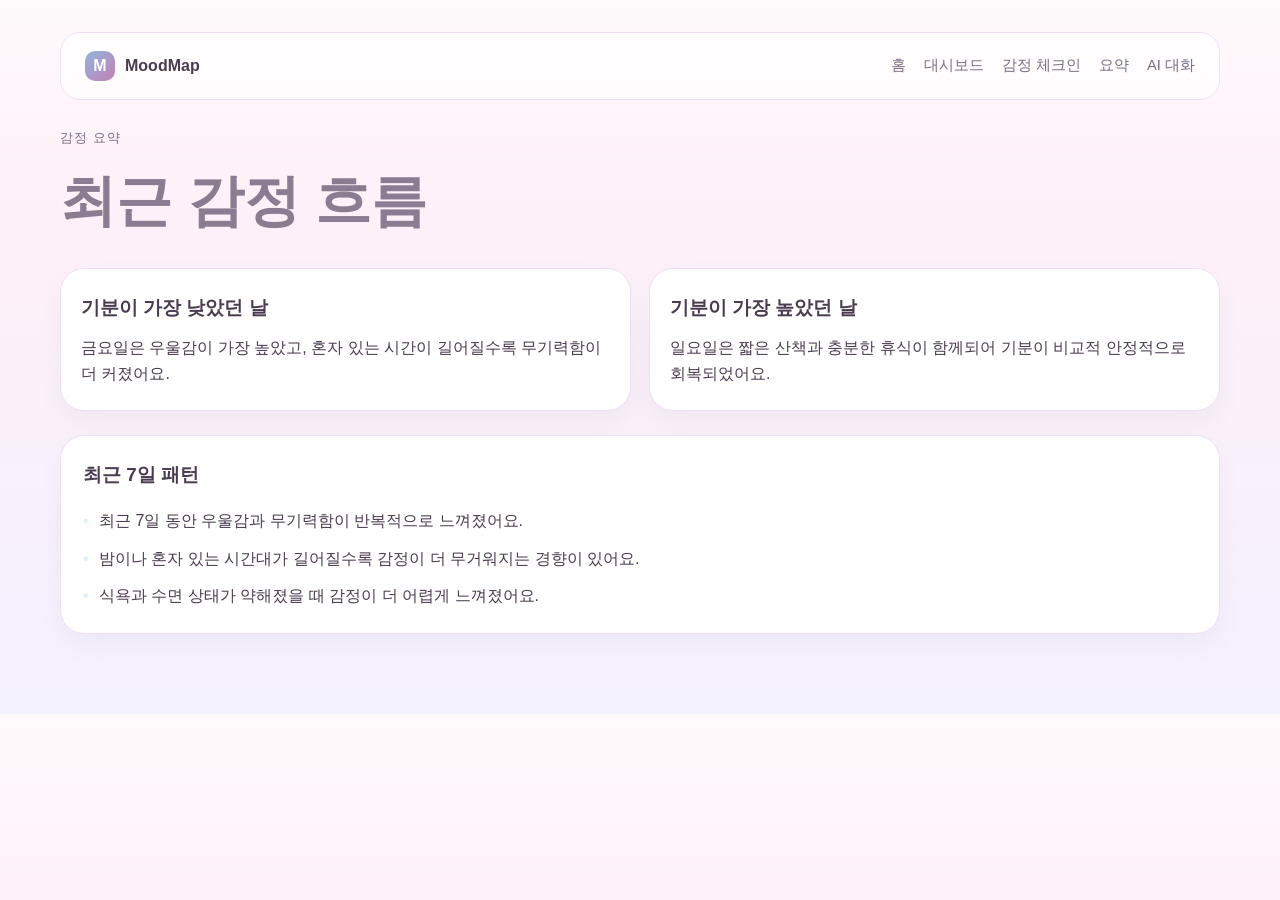
<file: pages/summary/index.html>
<!DOCTYPE html>
<html lang="ko">
  <head>
    <meta charset="UTF-8" />
    <meta name="viewport" content="width=device-width, initial-scale=1.0" />
    <title>MoodMap | 감정 요약</title>
    <link rel="stylesheet" href="../../common.css" />
    <link rel="stylesheet" href="style.css" />
  </head>
  <body>
    <div class="page-shell">
      <header class="topbar">
        <div class="brand-wrap">
          <span class="brand-mark">M</span>
          <span class="brand-name">MoodMap</span>
        </div>
        <nav class="main-nav">
          <a href="../../index.html">홈</a>
          <a href="../dashboard/index.html">대시보드</a>
          <a href="../checkin/index.html">감정 체크인</a>
          <a href="../summary/index.html">요약</a>
          <a href="../ai-chat/index.html">AI 대화</a>
        </nav>
      </header>

      <main class="page-content">
        <section class="section-title">
          <p class="eyebrow">감정 요약</p>
          <h1>최근 감정 흐름</h1>
        </section>

        <section class="summary-grid">
          <article class="card summary-card">
            <h3>기분이 가장 낮았던 날</h3>
            <p>금요일은 우울감이 가장 높았고, 혼자 있는 시간이 길어질수록 무기력함이 더 커졌어요.</p>
          </article>
          <article class="card summary-card">
            <h3>기분이 가장 높았던 날</h3>
            <p>일요일은 짧은 산책과 충분한 휴식이 함께되어 기분이 비교적 안정적으로 회복되었어요.</p>
          </article>
        </section>

        <section class="card card-block">
          <div class="section-header">
            <h3>최근 7일 패턴</h3>
          </div>
          <ul class="note-list">
            <li>최근 7일 동안 우울감과 무기력함이 반복적으로 느껴졌어요.</li>
            <li>밤이나 혼자 있는 시간대가 길어질수록 감정이 더 무거워지는 경향이 있어요.</li>
            <li>식욕과 수면 상태가 약해졌을 때 감정이 더 어렵게 느껴졌어요.</li>
          </ul>
        </section>
      </main>
    </div>
  </body>
</html>
</file>
<file: common.css>
* {
  box-sizing: border-box;
  margin: 0;
  padding: 0;
}

html {
  scroll-behavior: smooth;
}

:root {
  --bg1: #fffafc;
  --bg2: #fdeef7;
  --bg3: #f4f1ff;
  --card: #ffffff;
  --text: #473c4f;
  --muted: #7b6d84;
  --line: #eedff6;
  --accent: #cfeaff;
  --accent-strong: #86afd9;
  --pink: #f1c7dc;
  --purple: #e0d8ff;
  --lavender: #ebddff;
  --rose: #f7dfe7;
  --shadow: rgba(134, 117, 180, 0.12);
}

body {
  font-family: "Pretendard", "Segoe UI", sans-serif;
  background: linear-gradient(180deg, var(--bg1) 0%, var(--bg2) 32%, var(--bg3) 100%);
  color: var(--text);
  line-height: 1.6;
}

a {
  color: inherit;
  text-decoration: none;
}

img {
  max-width: 100%;
  display: block;
}

button,
input,
select,
textarea {
  font: inherit;
}

button {
  border: none;
  background: none;
  cursor: pointer;
}

ul,
ol {
  list-style: none;
}

h1,
h2,
h3,
p {
  margin: 0;
}
</file>
<file: index.css>
:root {
  --bg: #fdf8ff;
  --card: #fffdfd;
  --card-soft: #fef3ff;
  --text: #4a3c50;
  --muted: #7b6d84;
  --line: #eedff6;
  --sky: #cfeaff;
  --sky-strong: #8bb7dd;
  --mint: #e3f7ee;
  --butter: #fff0b8;
  --peach: #ffdacc;
  --rose: #f8dfe9;
  --lavender: #e4dbff;
  --blush: #f6d9e6;
  --warm: #efb3c4;
  --deep: #c59ad7;
  --danger: #c076b6;
}

body {
  background: linear-gradient(180deg, #fffafc 0%, #fef1f7 32%, #f4f1ff 100%);
}

.page-shell {
  max-width: 1200px;
  margin: 0 auto;
  padding: 32px 20px 80px;
}

.topbar {
  display: flex;
  align-items: center;
  justify-content: space-between;
  gap: 24px;
  padding: 18px 24px;
  background: rgba(255, 255, 255, 0.72);
  border: 1px solid rgba(216, 178, 174, 0.45);
  border-radius: 22px;
  backdrop-filter: blur(10px);
  position: sticky;
  top: 12px;
  z-index: 10;
  box-shadow: 0 12px 28px rgba(210, 163, 157, 0.08);
}

.brand-wrap {
  display: flex;
  align-items: center;
  gap: 10px;
  font-weight: 700;
}

.brand-mark {
  width: 30px;
  height: 30px;
  display: grid;
  place-items: center;
  border-radius: 12px;
  background: linear-gradient(135deg, var(--warm), var(--deep));
  color: white;
  font-size: 0.9rem;
}

.brand-name {
  font-size: 1.1rem;
  color: var(--text);
}

.main-nav {
  display: flex;
  align-items: center;
  gap: 18px;
  flex-wrap: wrap;
  font-size: 0.92rem;
  color: var(--muted);
}

.main-nav a {
  transition: color 0.2s ease;
}

.main-nav a:hover {
  color: var(--text);
}

.dashboard {
  padding-top: 28px;
}

.card {
  background: linear-gradient(180deg, rgba(255,255,255,0.93), rgba(255,248,246,0.9));
  border: 1px solid rgba(246, 210, 205, 0.9);
  border-radius: 28px;
  box-shadow: 0 18px 36px rgba(220, 182, 176, 0.08);
}

.hero {
  display: flex;
  justify-content: space-between;
  align-items: center;
  gap: 24px;
  padding: 34px 32px;
  background: linear-gradient(135deg, #fffaf8 0%, #ffe5ee 35%, #f7f3ff 100%);
}

.eyebrow {
  color: #9d8fa3;
  font-size: 0.95rem;
  letter-spacing: 0.08em;
  text-transform: uppercase;
  margin-bottom: 10px;
  font-weight: 500;
}

.eyebrow.small {
  margin-bottom: 6px;
}

.hero h1 {
  font-size: clamp(2rem, 3vw, 3rem);
  line-height: 1.2;
  margin-bottom: 12px;
  color: var(--text);
}

.hero-text {
  max-width: 560px;
  color: var(--muted);
}

.primary-btn {
  display: inline-block;
  padding: 14px 24px;
  border-radius: 14px;
  background: #dfeeff;
  color: #3d5f85;
  font-weight: 500;
  white-space: nowrap;
  box-shadow: 0 10px 20px rgba(120, 165, 202, 0.15);
  transition: transform 0.15s ease, box-shadow 0.15s ease, background 0.15s ease;
}

.calendar-panel {
  padding: 24px 22px 18px;
  margin-top: 24px;
  background: linear-gradient(180deg, #fffaf8, #fff5f9);
}

.calendar-header {
  margin-bottom: 18px;
}

.cal-nav-wrap {
  display: flex;
  align-items: center;
  gap: 10px;
  flex-wrap: wrap;
}

.calendar-arrow {
  width: 36px;
  height: 36px;
  border-radius: 50%;
  border: 1px solid rgba(128, 156, 196, 0.45);
  background: linear-gradient(135deg, #edf8ff, #e0ebff);
  font-size: 1.5rem;
  line-height: 1;
  color: var(--text);
  cursor: pointer;
}

select {
  border: 1px solid rgba(128, 156, 196, 0.45);
  border-radius: 10px;
  background: linear-gradient(180deg, #ffffff, #f6f9ff);
  color: var(--text);
  padding: 8px 12px;
  font: inherit;
}

.days-row,
.full-month-grid {
  display: grid;
  grid-template-columns: repeat(7, minmax(0, 1fr));
  gap: 10px;
}

.days-row {
  margin-bottom: 12px;
  color: var(--muted);
  font-size: 0.82rem;
  text-align: center;
}

.full-month-grid {
  min-height: 440px;
}

.day-cell {
  appearance: none;
  border: 1px solid rgba(214, 181, 174, 0.45);
  background: #fff;
  border-radius: 18px;
  padding: 10px 8px 8px;
  min-height: 82px;
  position: relative;
  display: flex;
  align-items: center;
  justify-content: center;
  cursor: pointer;
  transition: transform 0.2s ease, box-shadow 0.2s ease;
}

.day-cell:hover {
  transform: translateY(-2px);
  box-shadow: 0 10px 18px rgba(190, 160, 157, 0.08);
  background: rgba(255, 255, 255, 0.8);
}

.day-cell:active {
  background: rgba(207, 234, 255, 0.5);
  transform: translateY(0px);
}

.day-cell.selected {
  border: 2px solid rgba(125, 143, 204, 0.9);
  transform: scale(1.08);
  box-shadow: 0 16px 28px rgba(160, 174, 220, 0.22);
}

.day-cell.mood-happy.selected {
  background: #ffd966;
}

.day-cell.mood-calm.selected {
  background: #c8e8e0;
}

.day-cell.mood-anxious.selected {
  background: #ff8fa5;
}

.day-cell.mood-tired.selected {
  background: #a8d5ff;
}

.day-cell.mood-sad.selected {
  background: #d9b3ff;
}

.day-cell.muted {
  opacity: 0.55;
}

.day-cell.today {
  outline: 2px solid rgba(224, 158, 143, 0.8);
  outline-offset: 1px;
}

.day-number {
  position: absolute;
  top: 6px;
  left: 8px;
  font-size: 0.7rem;
  font-weight: 700;
  color: var(--text);
}

.day-emoji {
  display: inline-block;
  font-size: 1.6rem;
  line-height: 1;
  filter: saturate(1.7) brightness(1.06);
  transform: translateY(0px);
}

.mood-happy {
  background: #fff5ca;
}

.mood-calm {
  background: #eafaf2;
}

.mood-anxious {
  background: #ffcccf;
}

.mood-tired {
  background: #e8f2ff;
}

.mood-sad {
  background: #f5ebff;
}

.detail-row {
  display: grid;
  grid-template-columns: 1fr 1.2fr;
  gap: 18px;
  margin-top: 24px;
}

.selected-day-card,
.insight-card,
.info-card,
.notes-card,
.status-card {
  padding: 24px 22px;
}

.small-gap {
  margin-bottom: 14px;
}

.selected-mood-wrap {
  display: flex;
  align-items: center;
  gap: 14px;
  margin-bottom: 16px;
}

.selected-emoji {
  display: inline-grid;
  place-items: center;
  width: 54px;
  height: 54px;
  border-radius: 16px;
  background: #fffaf7;
  border: 1px solid rgba(212, 150, 146, 0.5);
  font-size: 2rem;
}

.selected-label {
  color: var(--muted);
  font-size: 0.75rem;
}

.selected-mood-wrap h4 {
  font-size: 1.2rem;
  margin-top: 2px;
}

.selected-list {
  display: grid;
  gap: 10px;
  color: var(--text);
}

.selected-list li {
  line-height: 1.5;
}

.status-grid {
  display: grid;
  grid-template-columns: repeat(4, minmax(0, 1fr));
  gap: 18px;
  margin-top: 24px;
}

.status-card {
  padding: 24px 20px;
}

.label {
  font-size: 0.82rem;
  color: var(--muted);
  margin-bottom: 12px;
}

.status-card h2 {
  font-size: clamp(1.6rem, 2vw, 2.2rem);
  margin-bottom: 10px;
}

.tone {
  display: inline-block;
  font-size: 0.82rem;
  border-radius: 999px;
  padding: 6px 10px;
}

.tone-low {
  background: #fce5eb;
  color: var(--danger);
}

.tone-mid {
  background: #f5e8d9;
  color: #8c5a3d;
}

.content-grid {
  display: grid;
  grid-template-columns: 1.3fr 1fr;
  gap: 18px;
  margin-top: 24px;
}

.section-header {
  display: flex;
  justify-content: space-between;
  align-items: center;
  gap: 10px;
  margin-bottom: 18px;
}

.section-header h3 {
  font-size: 1.15rem;
}

.section-header a {
  color: var(--deep);
  font-size: 0.85rem;
}

.mini-list {
  display: grid;
  gap: 12px;
  color: var(--text);
}

.mini-list li {
  padding-left: 16px;
  position: relative;
}

.mini-list li::before {
  content: "•";
  position: absolute;
  left: 0;
  color: var(--deep);
}

.keyword-list {
  display: flex;
  flex-wrap: wrap;
  gap: 10px;
}

.keyword {
  display: inline-flex;
  align-items: center;
  gap: 6px;
  padding: 8px 12px;
  border-radius: 999px;
  font-size: 0.85rem;
  font-weight: 600;
}

.keyword.happy {
  background: #fff4c9;
  color: #8d6a20;
}

.keyword.calm {
  background: #e8f7eb;
  color: #406f4b;
}

.keyword.anxious {
  background: #fff0d9;
  color: #8d6530;
}

.keyword.tired {
  background: #eaf1ff;
  color: #5875a7;
}

.keyword.sad {
  background: #f2eaff;
  color: #615a92;
}

.notes-card {
  margin-top: 24px;
}

@media (max-width: 860px) {
  .topbar {
    flex-direction: column;
    align-items: flex-start;
  }

  .status-grid,
  .content-grid,
  .detail-row {
    grid-template-columns: 1fr 1fr;
  }

  .hero {
    flex-direction: column;
    align-items: flex-start;
  }
}

@media (max-width: 560px) {
  .status-grid,
  .content-grid,
  .detail-row {
    grid-template-columns: 1fr;
  }

  .main-nav {
    gap: 10px 14px;
  }

  .cal-nav-wrap {
    width: 100%;
    justify-content: space-between;
  }

  .days-row,
  .full-month-grid {
    gap: 8px;
  }
}

.status-card {
  padding: 24px 20px;
}

.label {
  font-size: 0.82rem;
  color: var(--muted);
  margin-bottom: 12px;
}

.status-card h2 {
  font-size: clamp(1.6rem, 2vw, 2.2rem);
  margin-bottom: 10px;
}

.tone {
  display: inline-block;
  font-size: 0.82rem;
  border-radius: 999px;
  padding: 6px 10px;
}

.tone-low {
  background: #f3e5e7;
  color: var(--danger);
}

.tone-mid {
  background: #ede5d8;
  color: #7d6042;
}

.content-grid {
  display: grid;
  grid-template-columns: 1.3fr 1fr;
  gap: 18px;
  margin-top: 24px;
}

.info-card,
.notes-card {
  padding: 24px 22px;
}

.section-header {
  display: flex;
  justify-content: space-between;
  align-items: center;
  gap: 10px;
  margin-bottom: 18px;
}

.section-header h3 {
  font-size: 1.15rem;
}

.section-header a {
  color: var(--blue-soft);
  font-size: 0.85rem;
}

.mini-list {
  display: grid;
  gap: 12px;
  color: var(--text);
}

.mini-list li {
  padding-left: 16px;
  position: relative;
}

.mini-list li::before {
  content: "•";
  position: absolute;
  left: 0;
  color: var(--blue-soft);
}

.keyword-list {
  display: flex;
  flex-wrap: wrap;
  gap: 10px;
}

.keyword {
  display: inline-flex;
  align-items: center;
  gap: 6px;
  padding: 8px 12px;
  border-radius: 999px;
  font-size: 0.85rem;
  font-weight: 600;
}

.keyword.happy {
  background: #fff1bb;
  color: #856b1b;
}

.keyword.calm {
  background: #eaf5e1;
  color: #3b6c46;
}

.keyword.anxious {
  background: #f8e8d0;
  color: #8a5d2d;
}

.keyword.tired {
  background: #e5edf4;
  color: #486681;
}

.keyword.sad {
  background: #e7e8f7;
  color: #4c598e;
}

.notes-card {
  margin-top: 24px;
}

.notes-card p {
  color: var(--text);
  font-size: 1rem;
}

@media (max-width: 860px) {
  .topbar {
    flex-direction: column;
    align-items: flex-start;
  }

  .status-grid,
  .content-grid {
    grid-template-columns: 1fr 1fr;
  }

  .hero {
    flex-direction: column;
    align-items: flex-start;
  }
}

@media (max-width: 560px) {
  .status-grid,
  .content-grid {
    grid-template-columns: 1fr;
  }

  .main-nav {
    gap: 10px 14px;
  }
}
</file>
<file: pages/ai-chat/style.css>
:root {
  --bg: #fffafc;
  --card: #ffffff;
  --text: #4a3c50;
  --muted: #7b6d84;
  --line: #eedff6;
  --blue-deep: #8eb7dc;
  --blue-soft: #dfeeff;
  --gray-soft: #d9d0e8;
  --green-soft: #d7f2e3;
  --yellow-soft: #ffe9a8;
  --danger: #c67eb6;
}

body {
  background: linear-gradient(180deg, #fffafc 0%, #fef0f8 30%, #f4f1ff 100%);
}

.page-shell {
  max-width: 1100px;
  margin: 0 auto;
  padding: 32px 20px 80px;
}

.topbar {
  display: flex;
  align-items: center;
  justify-content: space-between;
  gap: 24px;
  padding: 18px 24px;
  background: rgba(255, 255, 255, 0.7);
  border: 1px solid var(--line);
  border-radius: 20px;
  backdrop-filter: blur(8px);
}

.brand-wrap {
  display: flex;
  align-items: center;
  gap: 10px;
  font-weight: 700;
}

.brand-mark {
  width: 30px;
  height: 30px;
  display: grid;
  place-items: center;
  border-radius: 10px;
  background: linear-gradient(135deg, var(--blue-deep), var(--danger));
  color: white;
}

.main-nav {
  display: flex;
  gap: 18px;
  flex-wrap: wrap;
  color: var(--muted);
  font-size: 0.92rem;
}

.page-content {
  padding-top: 28px;
}

.section-title {
  margin-bottom: 22px;
}

.eyebrow {
  color: var(--muted);
  font-size: 0.8rem;
  letter-spacing: 0.08em;
  text-transform: uppercase;
}

h1 {
  font-size: clamp(2.4rem, 5vw, 3.5rem);
  margin-top: 8px;
  color: #8a7d92;
  font-weight: 600;
}

.card {
  background: #fff;
  border: 1px solid var(--line);
  border-radius: 24px;
  box-shadow: 0 12px 28px rgba(31, 31, 31, 0.04);
}

.chat-shell {
  display: grid;
  gap: 16px;
  padding: 24px 20px;
}

.chat-message {
  max-width: 70%;
  padding: 14px 16px;
  border-radius: 18px;
  line-height: 1.6;
  font-weight: 400;
}

.chat-message.ai {
  background: #f5f0eb;
  color: var(--text);
}

.chat-message.user {
  background: #dfeaf3;
  color: var(--text);
  justify-self: end;
}

.prompt-box {
  margin-top: 24px;
  padding: 24px 20px;
}

.prompt-header {
  display: flex;
  justify-content: space-between;
  align-items: flex-end;
  gap: 12px;
  margin-bottom: 18px;
}

.prompt-header h3,
.small-note,
label,
input,
textarea,
.button-row button {
  font-weight: 400;
}

.small-note {
  color: var(--muted);
  font-size: 0.8rem;
}

.form-grid {
  display: grid;
  grid-template-columns: repeat(2, minmax(0, 1fr));
  gap: 16px;
}

label {
  display: grid;
  gap: 8px;
  font-weight: 400;
  color: var(--text);
}

input,
textarea {
  width: 100%;
  border: 1px solid var(--line);
  border-radius: 14px;
  padding: 12px 14px;
  resize: vertical;
  background: #faf8f6;
  color: var(--text);
}

textarea {
  min-height: 120px;
}

.full-width {
  grid-column: 1 / -1;
}

.button-row {
  display: flex;
  flex-wrap: wrap;
  gap: 12px;
  margin: 22px 0 18px;
}

.primary-btn,
.secondary-btn {
  display: inline-block;
  padding: 12px 18px;
  border-radius: 12px;
  font-weight: 500;
  cursor: pointer;
  transition: transform 0.15s ease, box-shadow 0.15s ease, background 0.15s ease, border-color 0.15s ease, color 0.15s ease;
}

.primary-btn {
  background: #dfeeff;
  color: #3d5f85;
  border: 1px solid transparent;
}

.primary-btn:active,
.primary-btn.active {
  transform: translateY(1px) scale(0.99);
  background: linear-gradient(135deg, #b5ddff, #7aa6d2);
  box-shadow: inset 0 0 0 2px rgba(255,255,255,0.25);
}

.secondary-btn {
  background: #f5f1ff;
  border: 1px solid rgba(145, 170, 211, 0.35);
  color: var(--text);
  font-weight: 400;
}

.secondary-btn:active,
.secondary-btn.active {
  transform: translateY(1px) scale(0.99);
  background: linear-gradient(180deg, #dfeeff, #d2e8ff);
  border-color: rgba(94, 117, 171, 0.65);
  box-shadow: inset 0 0 0 2px rgba(255,255,255,0.4);
}

@media (max-width: 700px) {
  .topbar {
    flex-direction: column;
    align-items: flex-start;
  }

  .chat-message {
    max-width: 85%;
  }

  .form-grid {
    grid-template-columns: 1fr;
  }
}
</file>
<file: pages/calendar/style.css>
:root {
  --bg: #fffafc;
  --card: #ffffff;
  --text: #4a3c50;
  --muted: #7b6d84;
  --line: #eedff6;
  --blue-deep: #8eb7dc;
  --blue-soft: #dfeeff;
  --gray-soft: #d9d0e8;
  --green-soft: #d7f2e3;
  --yellow-soft: #ffe9a8;
  --danger: #c67eb6;
}

body {
  background: linear-gradient(180deg, #fffafc 0%, #fef0f8 30%, #f4f1ff 100%);
}

.page-shell {
  max-width: 1200px;
  margin: 0 auto;
  padding: 32px 20px 80px;
}

.topbar {
  display: flex;
  align-items: center;
  justify-content: space-between;
  gap: 24px;
  padding: 18px 24px;
  background: rgba(255, 255, 255, 0.7);
  border: 1px solid var(--line);
  border-radius: 20px;
  backdrop-filter: blur(8px);
}

.brand-wrap {
  display: flex;
  align-items: center;
  gap: 10px;
  font-weight: 700;
}

.brand-mark {
  width: 30px;
  height: 30px;
  display: grid;
  place-items: center;
  border-radius: 10px;
  background: linear-gradient(135deg, var(--blue-deep), var(--blue-soft));
  color: white;
}

.main-nav {
  display: flex;
  gap: 18px;
  flex-wrap: wrap;
  color: var(--muted);
  font-size: 0.92rem;
}

.page-content {
  padding-top: 28px;
}

.section-title {
  margin-bottom: 22px;
}

.eyebrow {
  color: var(--blue-soft);
  font-size: 0.8rem;
  letter-spacing: 0.08em;
  text-transform: uppercase;
}

h1 {
  margin-top: 8px;
  font-size: clamp(2rem, 3vw, 2.7rem);
}

.calendar-layout {
  display: grid;
  grid-template-columns: 2fr 0.9fr;
  gap: 20px;
}

.card {
  background: #fff;
  border: 1px solid var(--line);
  border-radius: 24px;
  box-shadow: 0 12px 28px rgba(31, 31, 31, 0.04);
}

.calendar {
  padding: 24px;
}

.month-row {
  display: flex;
  align-items: center;
  justify-content: space-between;
  margin-bottom: 18px;
}

.month-row button {
  width: 36px;
  height: 36px;
  border-radius: 50%;
  border: 1px solid var(--line);
  background: #faf8f6;
}

.days-row,
.calendar-grid {
  display: grid;
  grid-template-columns: repeat(7, minmax(0, 1fr));
  gap: 8px;
}

.days-row {
  margin-bottom: 10px;
  color: var(--muted);
  font-size: 0.9rem;
}

.days-row span {
  text-align: center;
}

.calendar-grid {
  min-height: 420px;
}

.cell,
.empty {
  min-height: 56px;
  border-radius: 12px;
  display: grid;
  place-items: center;
  font-weight: 600;
}

.empty {
  background: transparent;
}

.mood-very-low {
  background: var(--blue-deep);
  color: white;
}

.mood-low {
  background: var(--blue-soft);
  color: white;
}

.mood-mid {
  background: var(--gray-soft);
  color: var(--text);
}

.mood-stable {
  background: var(--green-soft);
  color: var(--text);
}

.mood-high {
  background: var(--yellow-soft);
  color: var(--text);
}

.legend-card {
  padding: 24px 20px;
}

.legend-card h3 {
  margin-bottom: 18px;
}

.legend-card ul {
  display: grid;
  gap: 12px;
}

.legend-card li {
  display: flex;
  align-items: center;
  gap: 10px;
}

.legend {
  display: inline-block;
  width: 16px;
  height: 16px;
  border-radius: 50%;
}

.note-box {
  margin-top: 26px;
  padding: 16px;
  border-radius: 16px;
  background: #f8f5f2;
  border: 1px solid var(--line);
  display: grid;
  gap: 8px;
}

@media (max-width: 800px) {
  .calendar-layout {
    grid-template-columns: 1fr;
  }

  .topbar {
    flex-direction: column;
    align-items: flex-start;
  }
}
</file>
<file: pages/checkin/style.css>
:root {
  --bg: #fffafc;
  --card: #ffffff;
  --text: #473c4f;
  --muted: #7b6d84;
  --line: #eedff6;
  --blue-deep: #89afd8;
  --blue-soft: #d6ebff;
  --gray-soft: #d9d0e8;
  --green-soft: #d7f2e3;
  --yellow-soft: #ffe9a8;
  --danger: #ca7fb9;
  --pink-soft: #f9dfe8;
  --lavender-soft: #e7dcff;
  --sky-soft: #dfeefd;
  --peach-soft: #fde3ca;
  --mint-soft: #dff5ea;
}

body {
  background: linear-gradient(180deg, #fffafc 0%, #fdf0f8 32%, #f4f1ff 100%);
}

.page-shell {
  max-width: 1100px;
  margin: 0 auto;
  padding: 32px 20px 80px;
}

.topbar {
  display: flex;
  align-items: center;
  justify-content: space-between;
  gap: 24px;
  padding: 18px 24px;
  background: rgba(255, 255, 255, 0.7);
  border: 1px solid var(--line);
  border-radius: 20px;
  backdrop-filter: blur(8px);
}

.brand-wrap {
  display: flex;
  align-items: center;
  gap: 10px;
  font-weight: 700;
}

.brand-mark {
  width: 30px;
  height: 30px;
  display: grid;
  place-items: center;
  border-radius: 10px;
  background: linear-gradient(135deg, var(--blue-deep), var(--danger));
  color: white;
}

.main-nav {
  display: flex;
  gap: 18px;
  flex-wrap: wrap;
  color: var(--muted);
  font-size: 0.92rem;
}

.page-content {
  padding-top: 28px;
}

.section-title {
  margin-bottom: 22px;
}

.eyebrow {
  color: var(--muted);
  font-size: 0.8rem;
  letter-spacing: 0.08em;
  text-transform: uppercase;
}

h1 {
  font-size: clamp(2.4rem, 5vw, 3.5rem);
  margin-top: 8px;
  color: #8a7d92;
  font-weight: 600;
}

.card {
  background: #fff;
  border: 1px solid var(--line);
  border-radius: 24px;
  box-shadow: 0 12px 28px rgba(31, 31, 31, 0.04);
}

.checkin-form {
  padding: 28px;
  display: grid;
  gap: 22px;
}

.field-group {
  display: grid;
  gap: 12px;
}

.field-group label {
  font-weight: 500;
  color: var(--text);
}

.option-grid {
  display: flex;
  flex-wrap: wrap;
  gap: 10px;
}

.option-grid button {
  padding: 10px 14px;
  border-radius: 999px;
  border: 1px solid var(--line);
  background: #faf8f6;
  color: var(--text);
  display: inline-flex;
  align-items: center;
  gap: 8px;
  cursor: pointer;
  transition: transform 0.15s ease, box-shadow 0.15s ease, background 0.15s ease, border-color 0.15s ease;
  font-weight: 500;
}

.option-grid button:hover {
  background: #f3edf9;
}

.option-grid button:active,
.option-grid button.active {
  transform: translateY(1px) scale(0.99);
  background: #e8dff8;
  box-shadow: inset 0 0 0 2px rgba(255,255,255,0.45);
  border-color: rgba(65, 77, 113, 0.45);
}

.mood-btn.happy {
  background: #f8e9a8;
}

.mood-btn.calm {
  background: #dff7df;
}

.mood-btn.anxious {
  background: #ffcccf;
}

.mood-btn.tired {
  background: #d5ebff;
}

.mood-btn.sad {
  background: #ebd9ff;
}

.mood-btn.happy.active {
  background: #f3d35b;
}

.mood-btn.calm.active {
  background: #bfe7c9;
}

.mood-btn.anxious.active {
  background: #ff9ca5;
}

.mood-btn.tired.active {
  background: #9ac3ed;
}

.mood-btn.sad.active {
  background: #b996eb;
}

.mood-btn.happy .mood-emoji {
  filter: hue-rotate(18deg) saturate(2.1) brightness(1.13) !important;
}

.mood-btn.calm .mood-emoji {
  filter: hue-rotate(110deg) saturate(2.0) brightness(1.12) !important;
}

.mood-btn.anxious .mood-emoji {
  filter: hue-rotate(-5deg) saturate(2.0) brightness(1.15) !important;
}

.mood-btn.tired .mood-emoji {
  filter: hue-rotate(200deg) saturate(2.2) brightness(1.12) !important;
}

.mood-btn.sad .mood-emoji {
  filter: hue-rotate(305deg) saturate(2.1) brightness(1.12) !important;
}

input[type="range"] {
  width: 100%;
}

textarea {
  width: 100%;
  resize: vertical;
  border: 1px solid var(--line);
  border-radius: 14px;
  padding: 12px 14px;
  background: #faf8f6;
}

.recovery-box {
  padding: 18px;
  border: 1px solid var(--line);
  border-radius: 18px;
  background: #f9f4f1;
}

.recovery-box label {
  color: var(--muted);
  font-weight: 400;
}

.recovery-tips {
  display: flex;
  flex-wrap: wrap;
  gap: 10px;
}

.recovery-tips span {
  display: inline-flex;
  align-items: center;
  gap: 6px;
  padding: 8px 12px;
  background: white;
  border: 1px solid var(--line);
  border-radius: 999px;
  font-size: 0.85rem;
  color: var(--muted);
  font-weight: 400;
}

.primary-btn {
  display: block;
  margin: 10px auto 0;
  width: min(300px, 80%);
  padding: 16px 24px;
  border: none;
  border-radius: 16px;
  background: #dfeeff;
  color: #3d5f85;
  font-weight: 500;
  cursor: pointer;
  box-shadow: 0 12px 24px rgba(120, 165, 202, 0.15);
  transition: transform 0.15s ease, box-shadow 0.15s ease, filter 0.15s ease, background 0.15s ease;
}

.primary-btn:hover {
  filter: brightness(1.03);
}

.primary-btn:active,
.primary-btn.active {
  transform: translateY(2px) scale(0.99);
  box-shadow: inset 0 0 0 2px rgba(255,255,255,0.28), 0 8px 14px rgba(47, 64, 103, 0.2);
}

.toast {
  position: fixed;
  bottom: 24px;
  left: 50%;
  transform: translateX(-50%) translateY(150px);
  background: #dfeeff;
  color: #3d5f85;
  padding: 16px 24px;
  border-radius: 12px;
  box-shadow: 0 12px 28px rgba(120, 165, 202, 0.25);
  font-weight: 500;
  z-index: 1000;
  pointer-events: none;
  animation: slideUp 0.3s ease-out forwards, slideDown 0.3s ease-in 2.7s forwards;
}

@keyframes slideUp {
  to {
    transform: translateX(-50%) translateY(0);
  }
}

@keyframes slideDown {
  to {
    transform: translateX(-50%) translateY(150px);
  }
}

@media (max-width: 700px) {
  .topbar {
    flex-direction: column;
    align-items: flex-start;
  }

  .option-grid {
    display: grid;
    grid-template-columns: 1fr 1fr;
  }
}
</file>
<file: pages/dashboard/style.css>
:root {
  --bg: #fffafc;
  --card: #ffffff;
  --text: #4a3c50;
  --muted: #7b6d84;
  --line: #eedff6;
  --blue-deep: #8eb7dc;
  --blue-soft: #dfeeff;
  --gray-soft: #d9d0e8;
  --green-soft: #d7f2e3;
  --yellow-soft: #ffe9a8;
  --danger: #c67eb6;
}

body {
  background: linear-gradient(180deg, #fffafc 0%, #fef0f8 30%, #f4f1ff 100%);
}

.page-shell {
  max-width: 1200px;
  margin: 0 auto;
  padding: 32px 20px 80px;
}

.topbar {
  display: flex;
  align-items: center;
  justify-content: space-between;
  gap: 24px;
  padding: 18px 24px;
  background: rgba(255, 255, 255, 0.7);
  border: 1px solid var(--line);
  border-radius: 20px;
  backdrop-filter: blur(8px);
  position: sticky;
  top: 12px;
  z-index: 10;
}

.brand-wrap {
  display: flex;
  align-items: center;
  gap: 10px;
  font-weight: 700;
}

.brand-mark {
  width: 30px;
  height: 30px;
  display: grid;
  place-items: center;
  border-radius: 10px;
  background: linear-gradient(135deg, var(--blue-deep), var(--danger));
  color: white;
}

.main-nav {
  display: flex;
  gap: 18px;
  flex-wrap: wrap;
  color: var(--muted);
  font-size: 0.92rem;
}

.page-content {
  padding-top: 28px;
}

.section-title {
  margin-bottom: 20px;
}

.eyebrow {
  font-size: 0.8rem;
  letter-spacing: 0.08em;
  text-transform: uppercase;
  color: var(--muted);
}

h1 {
  font-size: clamp(2.4rem, 5vw, 3.5rem);
  margin-top: 8px;
  color: #8a7d92;
  font-weight: 600;
}

.summary-grid {
  display: grid;
  grid-template-columns: repeat(3, minmax(0, 1fr));
  gap: 18px;
}

.card {
  background: #fff;
  border: 1px solid var(--line);
  border-radius: 24px;
  box-shadow: 0 12px 28px rgba(31, 31, 31, 0.04);
}

.stat-card {
  padding: 24px 20px;
}

.label {
  color: var(--muted);
  font-size: 0.82rem;
  margin-bottom: 10px;
}

.stat-card h2 {
  font-size: clamp(1.7rem, 2vw, 2.2rem);
  margin-bottom: 10px;
}

.tone {
  display: inline-block;
  padding: 6px 10px;
  border-radius: 999px;
  font-size: 0.8rem;
}

.tone-low {
  background: #f3e5e7;
  color: var(--danger);
}

.tone-mid {
  background: #efe6d8;
  color: #7d6042;
}

.tone-stable {
  background: #e4f0df;
  color: #3d6d46;
}

.card-block {
  margin-top: 24px;
  padding: 24px 22px;
}

.section-header {
  margin-bottom: 18px;
}

.note-list {
  display: grid;
  gap: 12px;
}

.note-list li {
  position: relative;
  padding-left: 16px;
}

.note-list li::before {
  content: "•";
  position: absolute;
  left: 0;
  color: var(--blue-soft);
}

@media (max-width: 700px) {
  .summary-grid {
    grid-template-columns: 1fr;
  }

  .topbar {
    flex-direction: column;
    align-items: flex-start;
  }
}
</file>
<file: pages/summary/style.css>
:root {
  --bg: #fffafc;
  --card: #ffffff;
  --text: #4a3c50;
  --muted: #7b6d84;
  --line: #eedff6;
  --blue-deep: #8eb7dc;
  --blue-soft: #dfeeff;
  --gray-soft: #d9d0e8;
  --green-soft: #d7f2e3;
  --yellow-soft: #ffe9a8;
  --danger: #c67eb6;
}

body {
  background: linear-gradient(180deg, #fffafc 0%, #fef0f8 30%, #f4f1ff 100%);
}

.page-shell {
  max-width: 1200px;
  margin: 0 auto;
  padding: 32px 20px 80px;
}

.topbar {
  display: flex;
  align-items: center;
  justify-content: space-between;
  gap: 24px;
  padding: 18px 24px;
  background: rgba(255, 255, 255, 0.7);
  border: 1px solid var(--line);
  border-radius: 20px;
  backdrop-filter: blur(8px);
}

.brand-wrap {
  display: flex;
  align-items: center;
  gap: 10px;
  font-weight: 700;
}

.brand-mark {
  width: 30px;
  height: 30px;
  display: grid;
  place-items: center;
  border-radius: 10px;
  background: linear-gradient(135deg, var(--blue-deep), var(--danger));
  color: white;
}

.main-nav {
  display: flex;
  gap: 18px;
  flex-wrap: wrap;
  color: var(--muted);
  font-size: 0.92rem;
}

.page-content {
  padding-top: 28px;
}

.section-title {
  margin-bottom: 22px;
}

.eyebrow {
  color: var(--muted);
  font-size: 0.8rem;
  letter-spacing: 0.08em;
  text-transform: uppercase;
}

h1 {
  font-size: clamp(2.4rem, 5vw, 3.5rem);
  margin-top: 8px;
  color: #8a7d92;
  font-weight: 600;
}

.summary-grid {
  display: grid;
  grid-template-columns: repeat(2, minmax(0, 1fr));
  gap: 18px;
}

.card {
  background: #fff;
  border: 1px solid var(--line);
  border-radius: 24px;
  box-shadow: 0 12px 28px rgba(31, 31, 31, 0.04);
}

.summary-card {
  padding: 24px 20px;
}

.summary-card h3 {
  margin-bottom: 12px;
}

.card-block {
  margin-top: 24px;
  padding: 24px 22px;
}

.section-header {
  margin-bottom: 18px;
}

.note-list {
  display: grid;
  gap: 12px;
}

.note-list li {
  position: relative;
  padding-left: 16px;
}

.note-list li::before {
  content: "•";
  position: absolute;
  left: 0;
  color: var(--blue-soft);
}

@media (max-width: 700px) {
  .summary-grid {
    grid-template-columns: 1fr;
  }

  .topbar {
    flex-direction: column;
    align-items: flex-start;
  }
}
</file>
